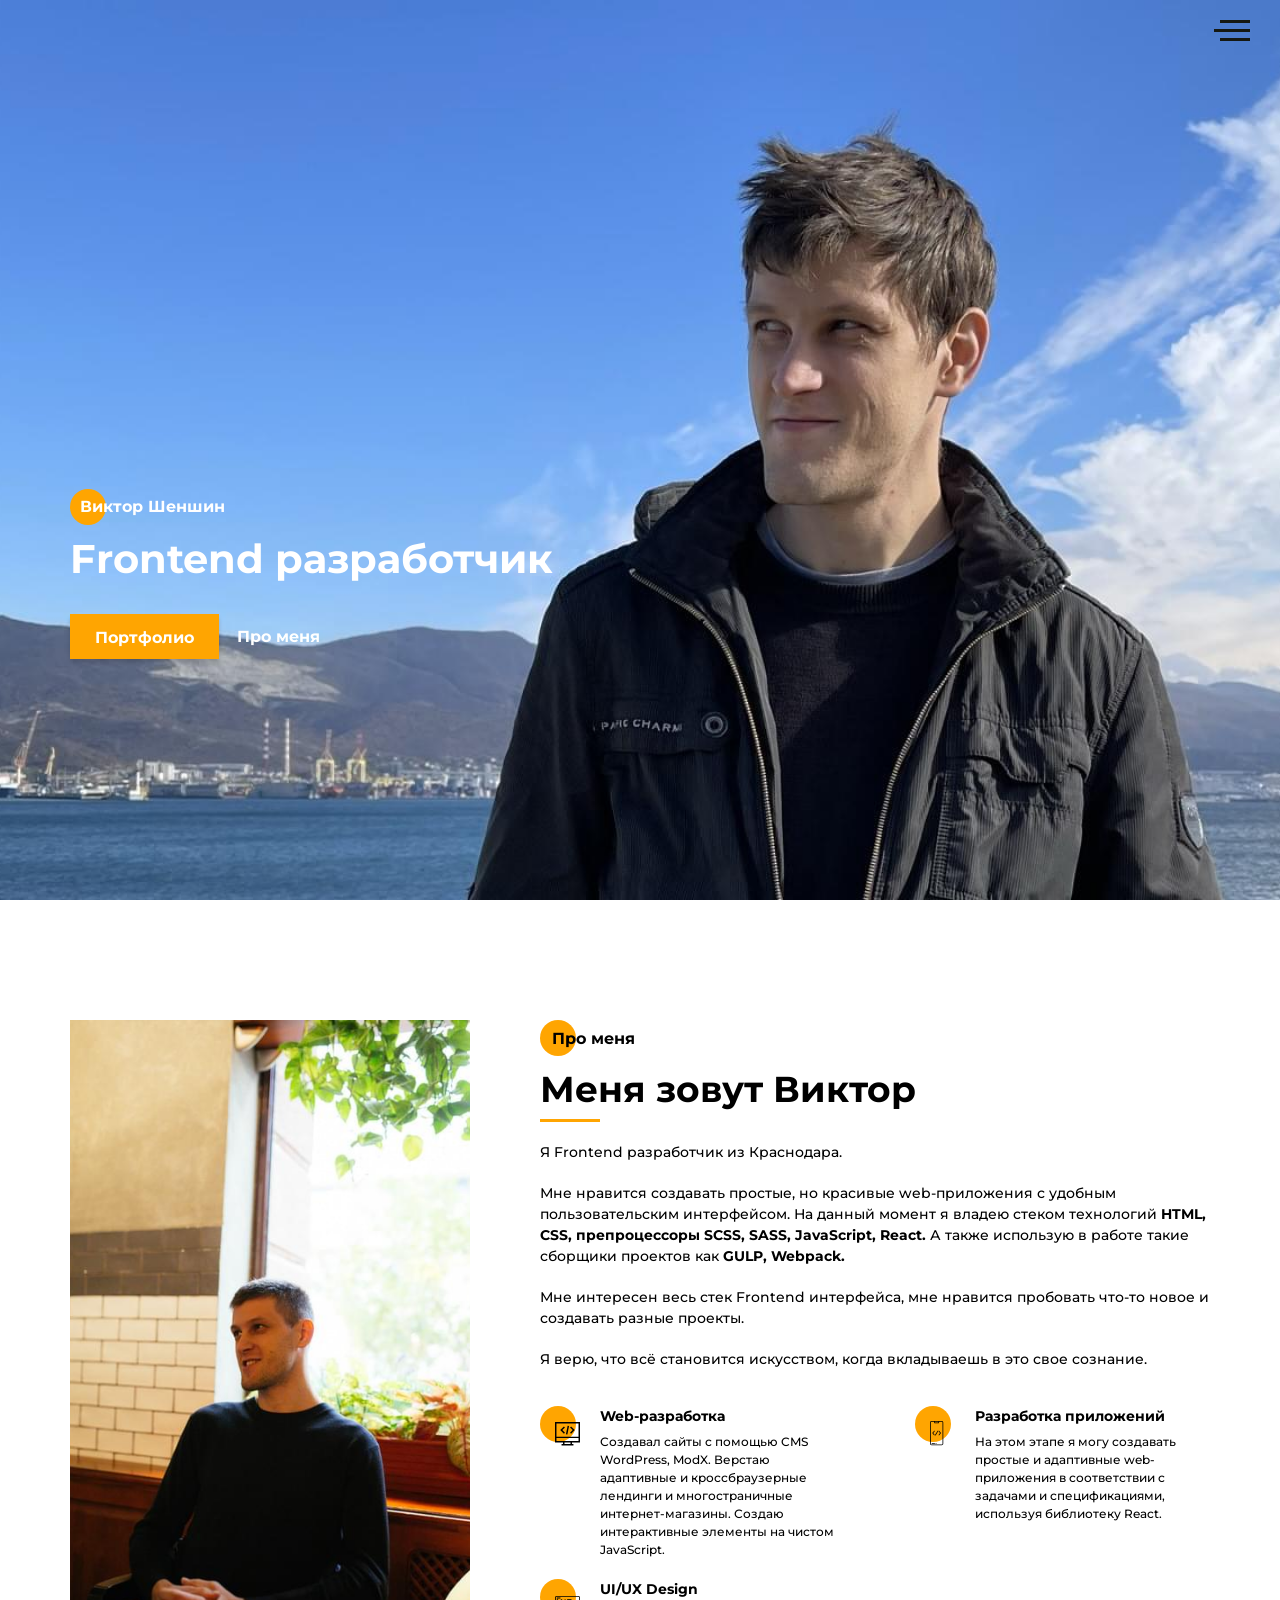
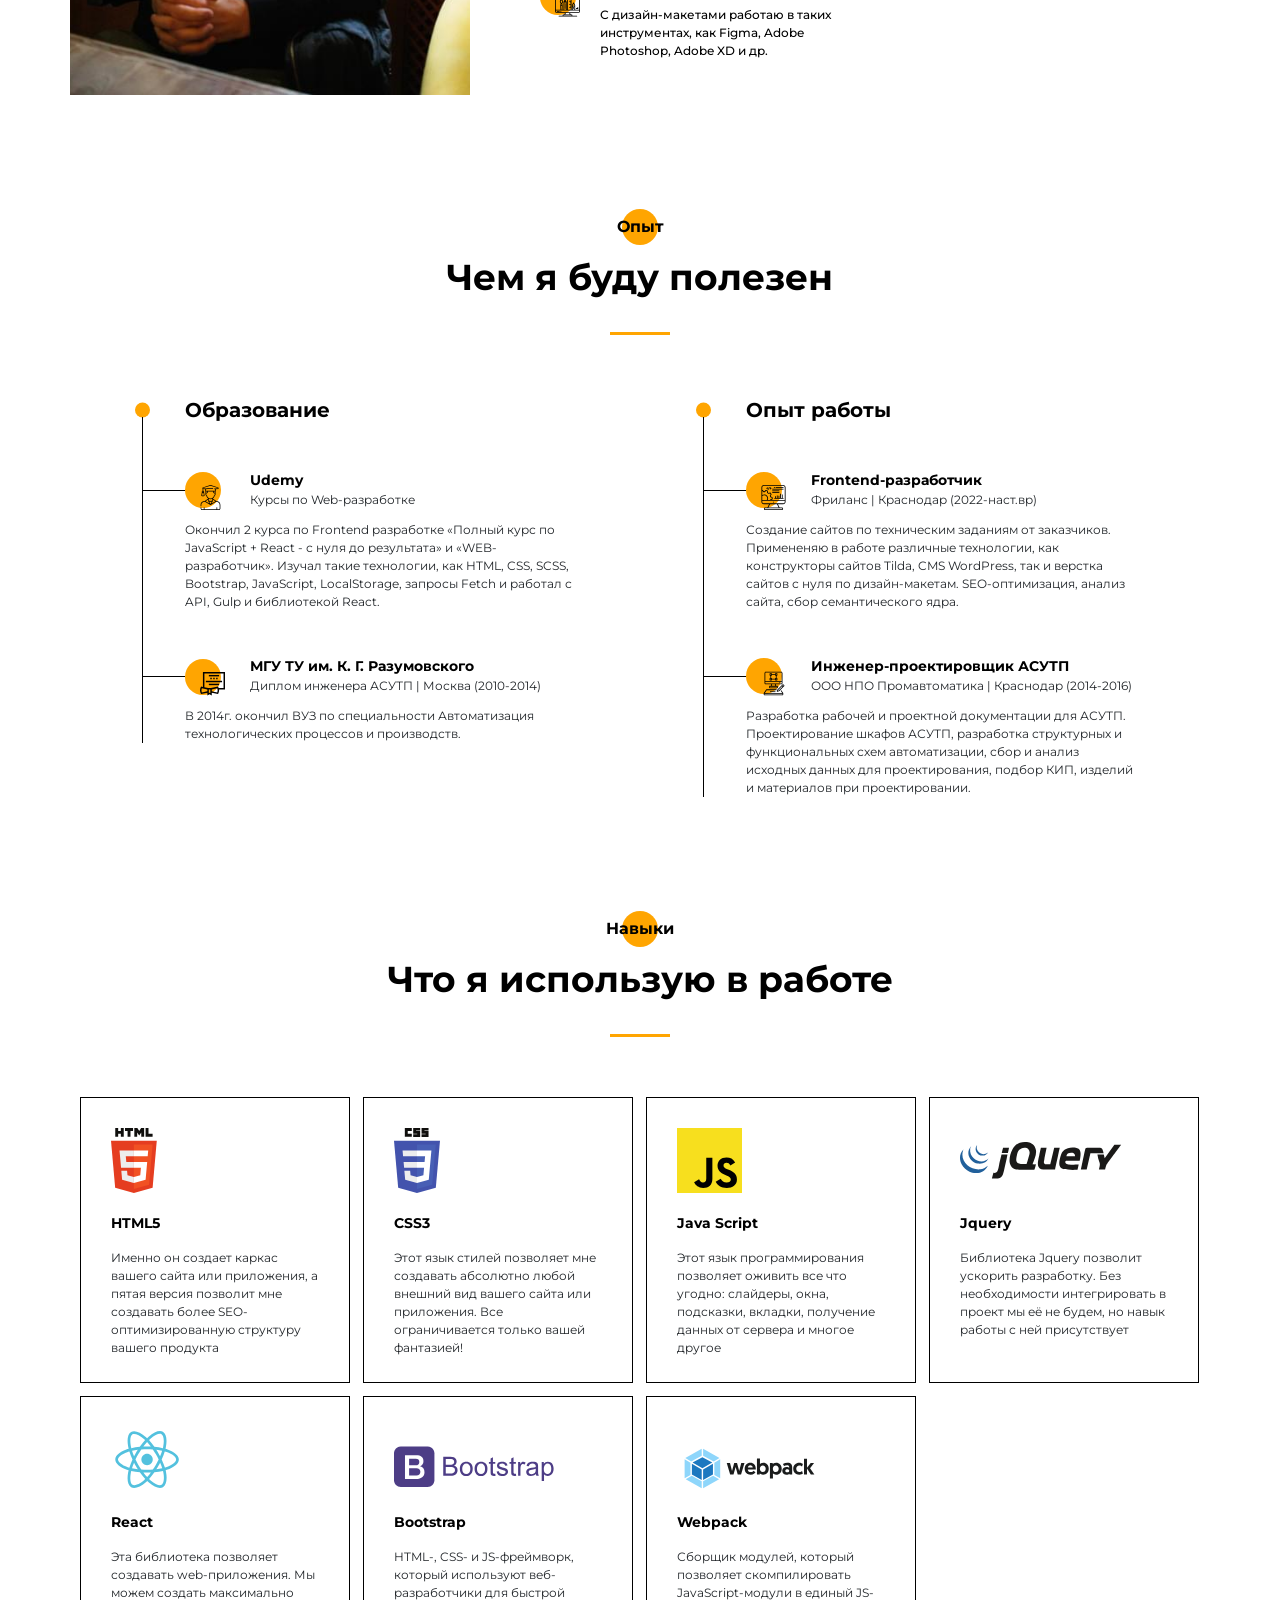
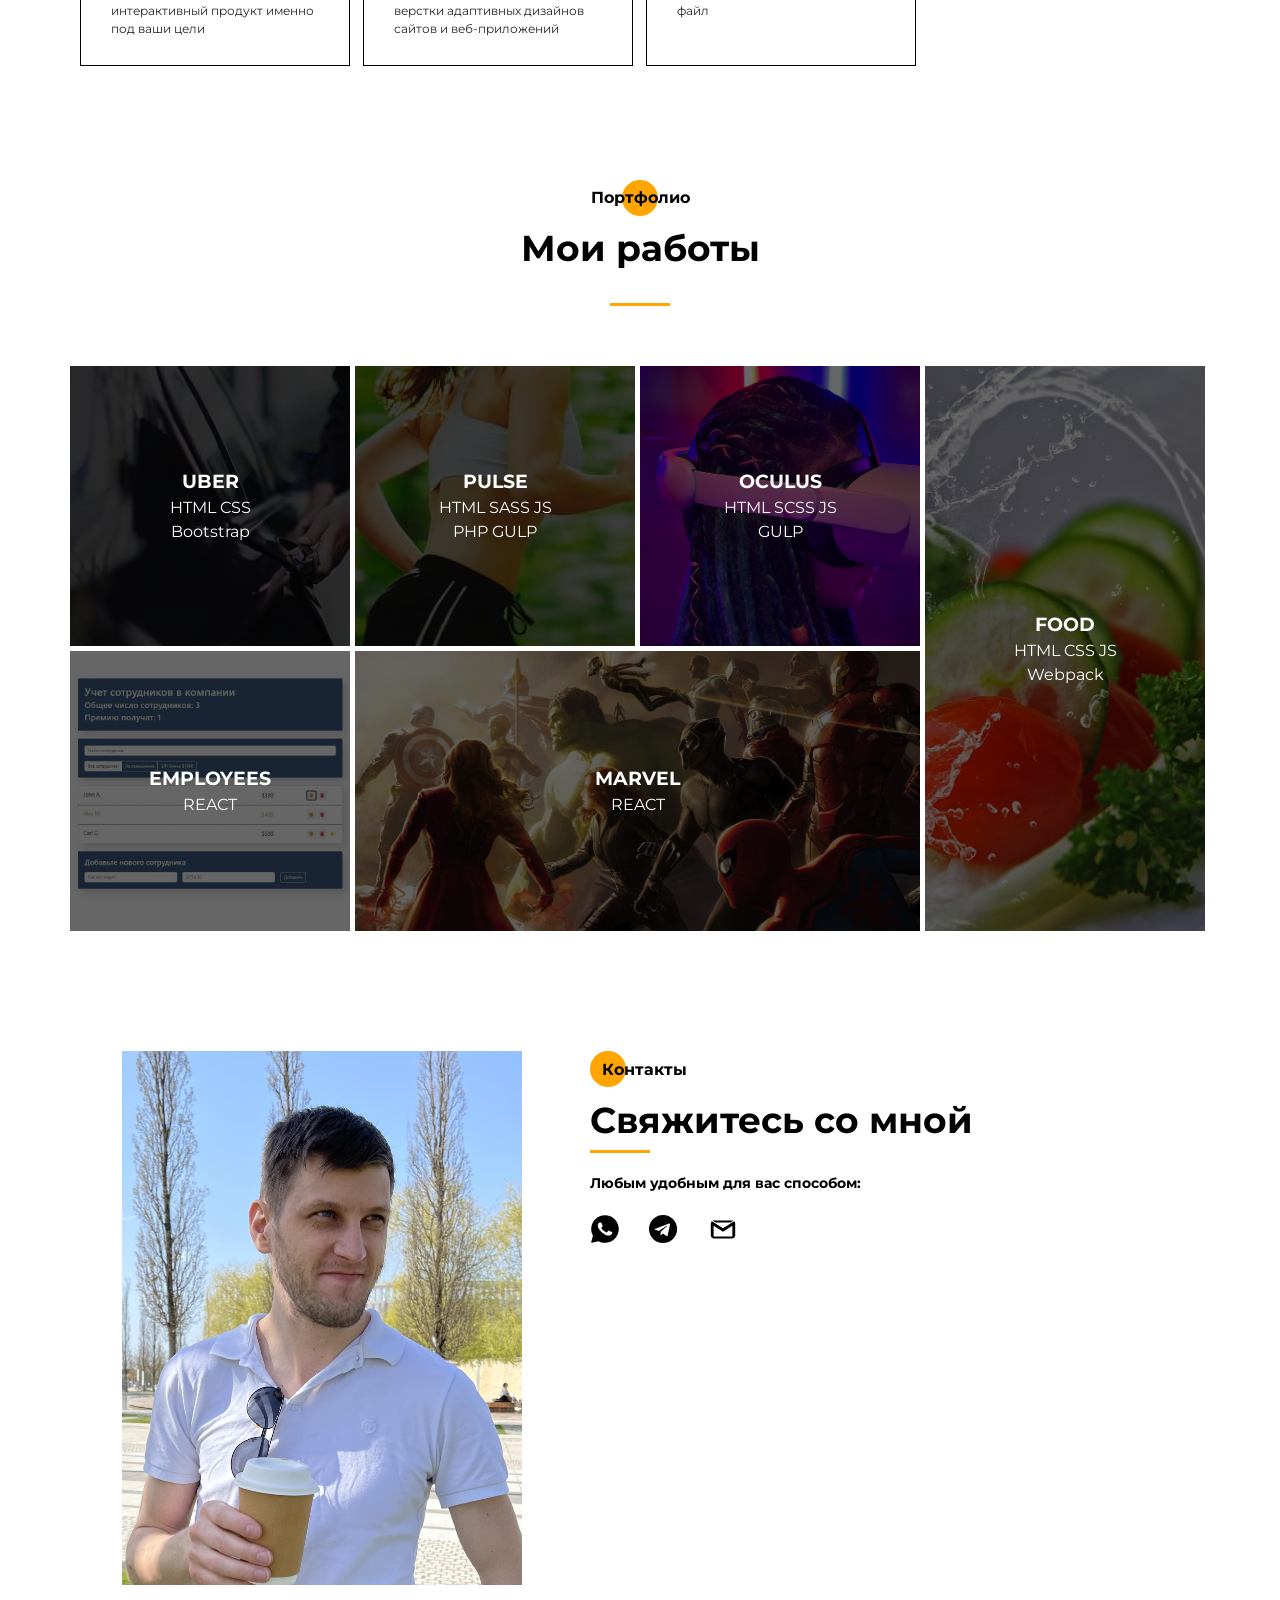
<file: index.html>
<!DOCTYPE html><html lang="ru"><head><meta charset="UTF-8"><meta name="viewport" content="width=device-width,initial-scale=1"><meta http-equiv="X-UA-Compatible" content="ie=edge"><title>Портфолио Frontend developer Виктор Шеншин</title><meta name="title" content="Портфолио Frontend developer Виктор Шеншин"><meta name="description" content="Здесь вы сможете ознакомиться с моими работами и узнать больше обо мне"><!-- Open Graph / Facebook --><meta property="og:type" content="website"><meta property="og:url" content="https://vgshenshin.github.io/"><meta property="og:title" content="Портфолио Frontend developer Виктор Шеншин"><meta property="og:description" content="Здесь вы сможете ознакомиться с моими работами и узнать больше обо мне"><meta property="og:image" content="https://vgshenshin.github.io/img/portfolio_img.jpg"><!-- Twitter --><meta property="twitter:card" content="summary_large_image"><meta property="twitter:url" content="https://vgshenshin.github.io/"><meta property="twitter:title" content="Портфолио Frontend developer Виктор Шеншин"><meta property="twitter:description" content="Здесь вы сможете ознакомиться с моими работами и узнать больше обо мне"><meta property="twitter:image" content="https://vgshenshin.github.io/img/portfolio_img.jpg"><!-- Favicon  --><link rel="apple-touch-icon" sizes="57x57" href="icons/favicon//apple-icon-57x57.png"><link rel="apple-touch-icon" sizes="60x60" href="icons/favicon//apple-icon-60x60.png"><link rel="apple-touch-icon" sizes="72x72" href="icons/favicon//apple-icon-72x72.png"><link rel="apple-touch-icon" sizes="76x76" href="icons/favicon//apple-icon-76x76.png"><link rel="apple-touch-icon" sizes="114x114" href="icons/favicon//apple-icon-114x114.png"><link rel="apple-touch-icon" sizes="120x120" href="icons/favicon//apple-icon-120x120.png"><link rel="apple-touch-icon" sizes="144x144" href="icons/favicon//apple-icon-144x144.png"><link rel="apple-touch-icon" sizes="152x152" href="icons/favicon//apple-icon-152x152.png"><link rel="apple-touch-icon" sizes="180x180" href="icons/favicon//apple-icon-180x180.png"><link rel="icon" type="image/png" sizes="192x192" href="icons/favicon//android-icon-192x192.png"><link rel="icon" type="image/png" sizes="32x32" href="icons/favicon//favicon-32x32.png"><link rel="icon" type="image/png" sizes="96x96" href="icons/favicon//favicon-96x96.png"><link rel="icon" type="image/png" sizes="16x16" href="icons/favicon//favicon-16x16.png"><link rel="manifest" href="icons/favicon//manifest.json"><meta name="msapplication-TileColor" content="#ffffff"><meta name="msapplication-TileImage" content="icons/favicon//ms-icon-144x144.png"><meta name="theme-color" content="#ffffff"><link rel="stylesheet" href="css/style.min.css"></head><body><aside class="sidepanel"><a href="https://wa.me/+79531161920" class="sidepanel__link"><img src="icons/social/whatsapp_str.svg" alt="whatsapp"> </a><a href="https://t.me/about_viktor" class="sidepanel__link"><img src="icons/social/telegram_str.svg" alt="telegram"> </a><a href="https://github.com/vgshenshin" class="sidepanel__link"><img src="icons/social/github.svg" alt="github"></a><div class="sidepanel__divider"></div><div class="sidepanel__text"><span>Контакты</span></div></aside><div class="menu"><div class="menu__block"><div class="menu__close"><svg width="29" height="30" viewBox="0 0 29 30" fill="none" xmlns="http://www.w3.org/2000/svg"><path d="M17.1568 14.5231L28.4489 3.23075C29.1837 2.49623 29.1837 1.30861 28.4489 0.574085C27.7144 -0.160437 26.5267 -0.160437 25.7922 0.574085L14.4998 11.8665L3.20781 0.574085C2.47295 -0.160437 1.28567 -0.160437 0.551149 0.574085C-0.183716 1.30861 -0.183716 2.49623 0.551149 3.23075L11.8432 14.5231L0.551149 25.8155C-0.183716 26.55 -0.183716 27.7376 0.551149 28.4721C0.917206 28.8385 1.39852 29.0226 1.87948 29.0226C2.36045 29.0226 2.84141 28.8385 3.20781 28.4721L14.4998 17.1798L25.7922 28.4721C26.1586 28.8385 26.6396 29.0226 27.1205 29.0226C27.6015 29.0226 28.0825 28.8385 28.4489 28.4721C29.1837 27.7376 29.1837 26.55 28.4489 25.8155L17.1568 14.5231Z" fill="black"/></svg></div><nav><ul class="menu__list"><li class="menu__link"><a href="#about">ПРО МЕНЯ</a></li><li class="menu__link"><a href="#resume">МОЙ ОПЫТ</a></li><li class="menu__link"><a href="#use">МОИ НАВЫКИ</a></li><li class="menu__link"><a href="#portfolio">МОИ РАБОТЫ</a></li><!-- <li class="menu__link"><a href="#">ПРАЙС-ЛИСТ</a></li> --><li class="menu__link"><a href="#contacts">КОНТАКТЫ</a></li></ul></nav><div class="menu__social"><a href="https://github.com/vgshenshin"><svg width="20" height="19" viewBox="0 0 20 19" fill="none" xmlns="http://www.w3.org/2000/svg"><path d="M10 0C4.475 0 0 4.36167 0 9.74107C0 14.0457 2.865 17.6962 6.8375 18.9832C7.3375 19.0749 7.52083 18.7734 7.52083 18.5148C7.52083 18.2835 7.5125 17.6706 7.50833 16.8585C4.72667 17.4459 4.14 15.5517 4.14 15.5517C3.685 14.4274 3.0275 14.1267 3.0275 14.1267C2.12167 13.5228 3.0975 13.5352 3.0975 13.5352C4.10167 13.603 4.62917 14.5389 4.62917 14.5389C5.52083 16.0283 6.97 15.5979 7.54167 15.3493C7.63167 14.719 7.88917 14.2903 8.175 14.0466C5.95417 13.8029 3.62 12.9652 3.62 9.23304C3.62 8.16988 4.0075 7.30085 4.64917 6.61934C4.53667 6.37317 4.19917 5.3827 4.73667 4.04116C4.73667 4.04116 5.57417 3.78012 7.48667 5.03988C8.28667 4.82345 9.13667 4.71606 9.98667 4.7111C10.8367 4.71606 11.6867 4.82345 12.4867 5.03988C14.3867 3.78012 15.2242 4.04116 15.2242 4.04116C15.7617 5.3827 15.4242 6.37317 15.3242 6.61934C15.9617 7.30085 16.3492 8.16988 16.3492 9.23304C16.3492 12.9752 14.0117 13.7987 11.7867 14.0383C12.1367 14.3307 12.4617 14.928 12.4617 15.8408C12.4617 17.1444 12.4492 18.1918 12.4492 18.5082C12.4492 18.7635 12.6242 19.0683 13.1367 18.9708C17.1375 17.692 20 14.0391 20 9.74107C20 4.36167 15.5225 0 10 0Z" fill="black"/></svg> </a><a href="https://t.me/about_viktor"><svg width="20" height="20" viewBox="0 0 30 30" fill="none" xmlns="http://www.w3.org/2000/svg"><path d="M15 30C23.2863 30 30 23.2863 30 15C30 6.71375 23.2863 0 15 0C6.71375 0 0 6.71375 0 15C0 23.2863 6.71375 30 15 30ZM6.86375 14.675L21.3263 9.09875C21.9975 8.85625 22.5837 9.2625 22.3662 10.2775L22.3675 10.2762L19.905 21.8775C19.7225 22.7 19.2337 22.9 18.55 22.5125L14.8 19.7487L12.9912 21.4913C12.7912 21.6913 12.6225 21.86 12.235 21.86L12.5013 18.0438L19.4513 11.765C19.7537 11.4987 19.3837 11.3488 18.985 11.6138L10.3963 17.0212L6.69375 15.8663C5.89 15.6112 5.8725 15.0625 6.86375 14.675Z" fill="black"/></svg> </a><a href="mailto:vg.shenshin@gmail.com"> <?xml version="1.0" encoding="iso-8859-1"?> <!-- Generator: Adobe Illustrator 21.0.0, SVG Export Plug-In . SVG Version: 6.00 Build 0)  --> <svg fill="black" xmlns="http://www.w3.org/2000/svg" xmlns:xlink="http://www.w3.org/1999/xlink" viewBox="0 0 30 30" width="26px" height="26px"><g><path d="M8.039,9.031h15.922l2.914-1.855C26.597,7.091,26.307,7.031,26,7.031H6c-0.307,0-0.597,0.06-0.875,0.145L8.039,9.031z"/><path d="M27.887,7.718L16,15.283L4.113,7.718C3.439,8.269,3,9.096,3,10.031v13c0,1.654,1.346,3,3,3h20c1.654,0,3-1.346,3-3v-13C29,9.096,28.561,8.269,27.887,7.718z M26,24.031H6V12.446l10,6.364l10-6.364V24.031z"/></g></svg></a></div></div><div class="menu__overlay"></div></div><section class="promo"><div class="hamburger"><span></span> <span class="long"></span> <span></span></div><div class="container"><div class="bottom"><div class="title title_fz16 promo__subtitle">Виктор Шеншин</div><h1 class="title title_fz40 promo__title">Frontend разработчик</h1><div class="promo__btns"><a href="#portfolio" class="promo__link btn">Портфолио</a> <a href="#about" class="promo__link">Про меня</a></div></div></div></section><section class="about"><div class="container"><div class="grid-container"><div class="grid-item"><img src="img/main_bg_photo.jpg" alt="me" class="grid-item__img"></div><div class="grid-item"><div class="subgrid-container"><div class="subgrid-item"><h2 id="about" class="title title_fz16 about__subtitle">Про меня</h2><div class="title">Меня зовут Виктор</div><div class="divider"></div><p class="about__descr">Я Frontend разработчик из Краснодара.</p><p class="about__descr">Мне нравится создавать простые, но красивые web-приложения с удобным пользовательским интерфейсом. На данный момент я владею стеком технологий <span>HTML, CSS, препроцессоры SCSS, SASS, JavaScript, React.</span> А также использую в работе такие сборщики проектов как <span>GULP, Webpack.</span></p><p class="about__descr">Мне интересен весь стек Frontend интерфейса, мне нравится пробовать что-то новое и создавать разные проекты.</p><p class="about__descr">Я верю, что всё становится искусством, когда вкладываешь в это свое сознание.</p></div><div class="subgrid-item"><div class="about__circle"><img src="icons/about_me/web_development.svg" alt="web_development"></div><div class="title title_fz14 about__skills-title">Web-разработка</div><div class="about__skills-descr">Создавал сайты с помощью CMS WordPress, ModX. Верстаю адаптивные и кроссбраузерные лендинги и многостраничные интернет-магазины. Создаю интерактивные элементы на чистом JavaScript.</div></div><div class="subgrid-item"><div class="about__circle"><img src="icons/about_me/mobile_dev.svg" alt="mobile_dev"></div><div class="title title_fz14 about__skills-title">Разработка приложений</div><div class="about__skills-descr">На этом этапе я могу создавать простые и адаптивные web-приложения в соответствии с задачами и спецификациями, используя библиотеку React.</div></div><div class="subgrid-item"><div class="about__circle"><img src="icons/about_me/design.svg" alt="design"></div><div class="title title_fz14 about__skills-title">UI/UX Design</div><div class="about__skills-descr">С дизайн-макетами работаю в таких инструментах, как Figma, Adobe Photoshop, Adobe XD и др.</div></div></div></div></div></div></section><section class="resume"><div class="container"><h2 id="resume" class="title title_fz16 title__section-title">Опыт</h2><div class="title title__section-subtitle">Чем я буду полезен</div><div class="divider"></div><div class="resume__wrapper"><div class="resume__column"><h3 class="title title_fz20 resume__column-title">Образование</h3><ul><li><div class="resume__item"><div class="resume__item-head"><div class="resume__item-icon"><img src="icons/experience/university.svg" alt="university"></div><h4 class="title title_fz14">Udemy</h4><div class="resume__item-location">Курсы по Web-разработке</div></div><div class="resume__item-body">Окончил 2 курса по Frontend разработке «Полный курс по JavaScript + React - с нуля до результата» и «WEB-разработчик». Изучал такие технологии, как HTML, CSS, SCSS, Bootstrap, JavaScript, LocalStorage, запросы Fetch и работал с API, Gulp и библиотекой React.</div></div></li><li><div class="resume__item"><div class="resume__item-head"><div class="resume__item-icon"><img src="icons/experience/courses.svg" alt="courses"></div><h4 class="title title_fz14">МГУ ТУ им. К. Г. Разумовского</h4><div class="resume__item-location">Диплом инженера АСУТП | Москва (2010-2014)</div></div><div class="resume__item-body">В 2014г. окончил ВУЗ по специальности Автоматизация технологических процессов и производств.</div></div></li></ul></div><div class="resume__column"><h3 class="title title_fz20 resume__column-title">Опыт работы</h3><ul><li><div class="resume__item"><div class="resume__item-head"><div class="resume__item-icon"><img src="icons/experience/developer.svg" alt="developer"></div><h4 class="title title_fz14">Frontend-разработчик</h4><div class="resume__item-location">Фриланс | Краснодар (2022-наст.вр)</div></div><div class="resume__item-body">Создание сайтов по техническим заданиям от заказчиков. Примененяю в работе различные технологии, как конструкторы сайтов Tilda, CMS WordPress, так и верстка сайтов с нуля по дизайн-макетам. SEO-оптимизация, анализ сайта, сбор семантического ядра.</div></div></li><li><div class="resume__item"><div class="resume__item-head"><div class="resume__item-icon"><img src="icons/experience/designer.svg" alt="designer"></div><h4 class="title title_fz14">Инженер-проектировщик АСУТП</h4><div class="resume__item-location">ООО НПО Промавтоматика | Краснодар (2014-2016)</div></div><div class="resume__item-body">Разработка рабочей и проектной документации для АСУТП. Проектирование шкафов АСУТП, разработка структурных и функциональных схем автоматизации, сбор и анализ исходных данных для проектирования, подбор КИП, изделий и материалов при проектировании.</div></div></li></ul></div></div></div></section><section class="use"><div class="container"><h2 id="use" class="title title_fz16 title__section-title">Навыки</h2><div class="title title__section-subtitle">Что я использую в работе</div><div class="divider"></div><div class="use__wrapper"><div class="use__item"><div class="use__item-img"><img src="icons/skills/html5.svg" alt="html5"></div><h4 class="title title_fz14 use__item-title">HTML5</h4><p class="use__item-descr">Именно он создает каркас вашего сайта или приложения, а пятая версия позволит мне создавать более SEO-оптимизированную структуру вашего продукта</p></div><div class="use__item"><div class="use__item-img"><img src="icons/skills/css3.svg" alt="css3"></div><h4 class="title title_fz14 use__item-title">CSS3</h4><p class="use__item-descr">Этот язык стилей позволяет мне создавать абсолютно любой внешний вид вашего сайта или приложения. Все ограничивается только вашей фантазией!</p></div><div class="use__item"><div class="use__item-img"><img src="icons/skills/js.svg" alt="javascript"></div><h4 class="title title_fz14 use__item-title">Java Script</h4><p class="use__item-descr">Этот язык программирования позволяет оживить все что угодно: слайдеры, окна, подсказки, вкладки, получение данных от сервера и многое другое</p></div><div class="use__item"><div class="use__item-img"><img src="icons/skills/jquery.svg" alt="jquery"></div><h4 class="title title_fz14 use__item-title">Jquery</h4><p class="use__item-descr">Библиотека Jquery позволит ускорить разработку. Без необходимости интегрировать в проект мы её не будем, но навык работы с ней присутствует</p></div><div class="use__item"><div class="use__item-img"><img src="icons/skills/react.svg" alt="react"></div><h4 class="title title_fz14 use__item-title">React</h4><p class="use__item-descr">Эта библиотека позволяет создавать web-приложения. Мы можем создать максимально интерактивный продукт именно под ваши цели</p></div><div class="use__item"><div class="use__item-img"><img src="icons/skills/bootstrap.svg" alt="bootstrap"></div><h4 class="title title_fz14 use__item-title">Bootstrap</h4><p class="use__item-descr">HTML-, CSS- и JS-фреймворк, который используют веб-разработчики для быстрой верстки адаптивных дизайнов сайтов и веб-приложений</p></div><div class="use__item"><div class="use__item-img"><img src="icons/skills/webpack.svg" alt="mongo.db"></div><h4 class="title title_fz14 use__item-title">Webpack</h4><p class="use__item-descr">Сборщик модулей, который позволяет скомпилировать JavaScript-модули в единый JS-файл</p></div></div><div class="use__wrapper-exp d-none"><div class="use__item-exp"><div class="title title_fz14 use__title-exp">Создание сайтов</div><div class="title title_fz14 use__percent-exp">100%</div><div class="use__scale-exp"><span></span></div></div><div class="use__item-exp"><div class="title title_fz14 use__title-exp">Создание приложений</div><div class="title title_fz14 use__percent-exp">85%</div><div class="use__scale-exp"><span></span></div></div><div class="use__item-exp"><div class="title title_fz14 use__title-exp">Работа с данными</div><div class="title title_fz14 use__percent-exp">90%</div><div class="use__scale-exp"><span></span></div></div><div class="use__item-exp"><div class="title title_fz14 use__title-exp">Креативность</div><div class="title title_fz14 use__percent-exp">75%</div><div class="use__scale-exp"><span></span></div></div><div class="use__item-exp"><div class="title title_fz14 use__title-exp">Создание дизайна</div><div class="title title_fz14 use__percent-exp">90%</div><div class="use__scale-exp"><span></span></div></div><div class="use__item-exp"><div class="title title_fz14 use__title-exp">Soft skills</div><div class="title title_fz14 use__percent-exp">85%</div><div class="use__scale-exp"><span></span></div></div></div></div></section><section class="portfolio"><div class="container"><h2 id="portfolio" class="title title_fz16 title__section-title">Портфолио</h2><div class="title title__section-subtitle">Мои работы</div><div class="divider"></div><div class="portfolio__wrapper"><a href="https://vgshenshin.github.io/uber" class="portfolio__item"><img src="img/works/uber.jpg" alt="uber"><div class="portfolio__item-text"><h3>UBER</h3><p>HTML CSS Bootstrap</p></div></a><a href="https://vgshenshin.github.io/pulse" class="portfolio__item"><img src="img/works/pulse.jpg" alt="pulse"><div class="portfolio__item-text"><h3>PULSE</h3><p>HTML SASS JS PHP GULP</p></div></a><a href="https://vgshenshin.github.io/Oculus" class="portfolio__item"><img src="img/works/oculus.jpg" alt="oculus"><div class="portfolio__item-text"><h3>OCULUS</h3><p>HTML SCSS JS GULP</p></div></a><a href="https://vgshenshin.github.io/food" class="portfolio__item vertical"><img src="img/works/food.jpg" alt="food"><div class="portfolio__item-text"><h3>FOOD</h3><p>HTML CSS JS Webpack</p></div></a><a href="https://employees-react-two.vercel.app" class="portfolio__item"><img src="img/works/employees.jpg" alt="employees"><div class="portfolio__item-text"><h3>EMPLOYEES</h3><p>REACT</p></div></a><a href="https://marvel-react-vgshenshin.vercel.app" class="portfolio__item horizontal"><img src="img/works/marvel.jpg" alt="marvel"><div class="portfolio__item-text"><h3>MARVEL</h3><p>REACT</p></div></a></div></div></section><section class="price d-none"><div class="container"><h2 class="title title_fz16 title__section-title">Прайс-лист</h2><div class="divider"></div><div class="price__wrapper"><div class="price__item"><div class="title title_fz14 price__product">Landing-page</div><div class="title title_fz14 price__value">от 8 000 руб.</div><div class="title_fz12 price__descr">Одностраничный сайт для презентации услуг/товаров/...</div></div><div class="price__item"><div class="title title_fz14 price__product">Web-приложение</div><div class="title title_fz14 price__value">от 28000 руб.</div><div class="title_fz12 price__descr">Приложение внутри браузера для лучшего комфорта</div></div><div class="price__item"><div class="title title_fz14 price__product">Корпоративный сайт</div><div class="title title_fz14 price__value">от 20000 руб.</div><div class="title_fz12 price__descr">Сайт для вашего бизнеса или компании</div></div><div class="price__item"><div class="title title_fz14 price__product">Android/IOS Приложение</div><div class="title title_fz14 price__value">от 25000 руб.</div><div class="title_fz12 price__descr">Приложение для смартфона любой ОС</div></div><div class="price__item"><div class="title title_fz14 price__product">Интернет-магазин</div><div class="title title_fz14 price__value">от 30000 руб.</div><div class="title_fz12 price__descr">Инструмент для ваших продаж в сети</div></div><div class="price__item"><div class="title title_fz14 price__product">Дизайн</div><div class="title title_fz14 price__value">Индивидуально</div><div class="title_fz12 price__descr">Создам дизайн для вашего сайта/приложения...</div></div></div></div></section><section class="contacts"><div class="container"><div class="contacts__wrapper"><div class="contacts__photo"><img src="img/contacts_photo.jpg" alt="me" class="contacts__img"></div><div class="contacts__descr"><h2 id="contacts" class="title title_fz16 contacts__subtitle">Контакты</h2><div class="title">Свяжитесь со мной</div><div class="divider"></div><div class="title title_fz14 contacts__text">Любым удобным для вас способом:</div><div class="contacts__social"><a href="https://wa.me/+79531161920" class="contacts__link"><img src="icons/social/whatsapp.svg" alt="whatsapp"> </a><a href="https://t.me/about_viktor" class="contacts__link"><img src="icons/social/telegram.svg" alt="telegram"> </a><a href="mailto:vg.shenshin@gmail.com" class="contacts__link"><img src="icons/social/gmail.svg" alt="gmail"></a></div><div class="title title_fz14 contacts__text d-none">Или оставьте ваши данные и я сам вам напишу:</div><form action="#" class="contacts__form d-none"><div class="contacts__input"><input required name="name" id="name" type="text"> <label for="name">Ваше имя</label></div><div class="contacts__input"><input required name="email" id="email" type="email"> <label for="email">Ваша почта</label></div><div class="contacts__textarea"><textarea name="text" id="text"></textarea> <label for="text">Ваше сообщение</label></div><div class="contacts__triggers"><button class="contacts__btn btn">Отправить сообщение</button><div class="contacts__policy"><input required type="checkbox" checked="checked"> <span>Я согласен(а) с <a href="/policy.html">политикой конфиденциальности</a></span></div></div></form></div></div></div></section><script src="js/script.js"></script></body></html>
</file>
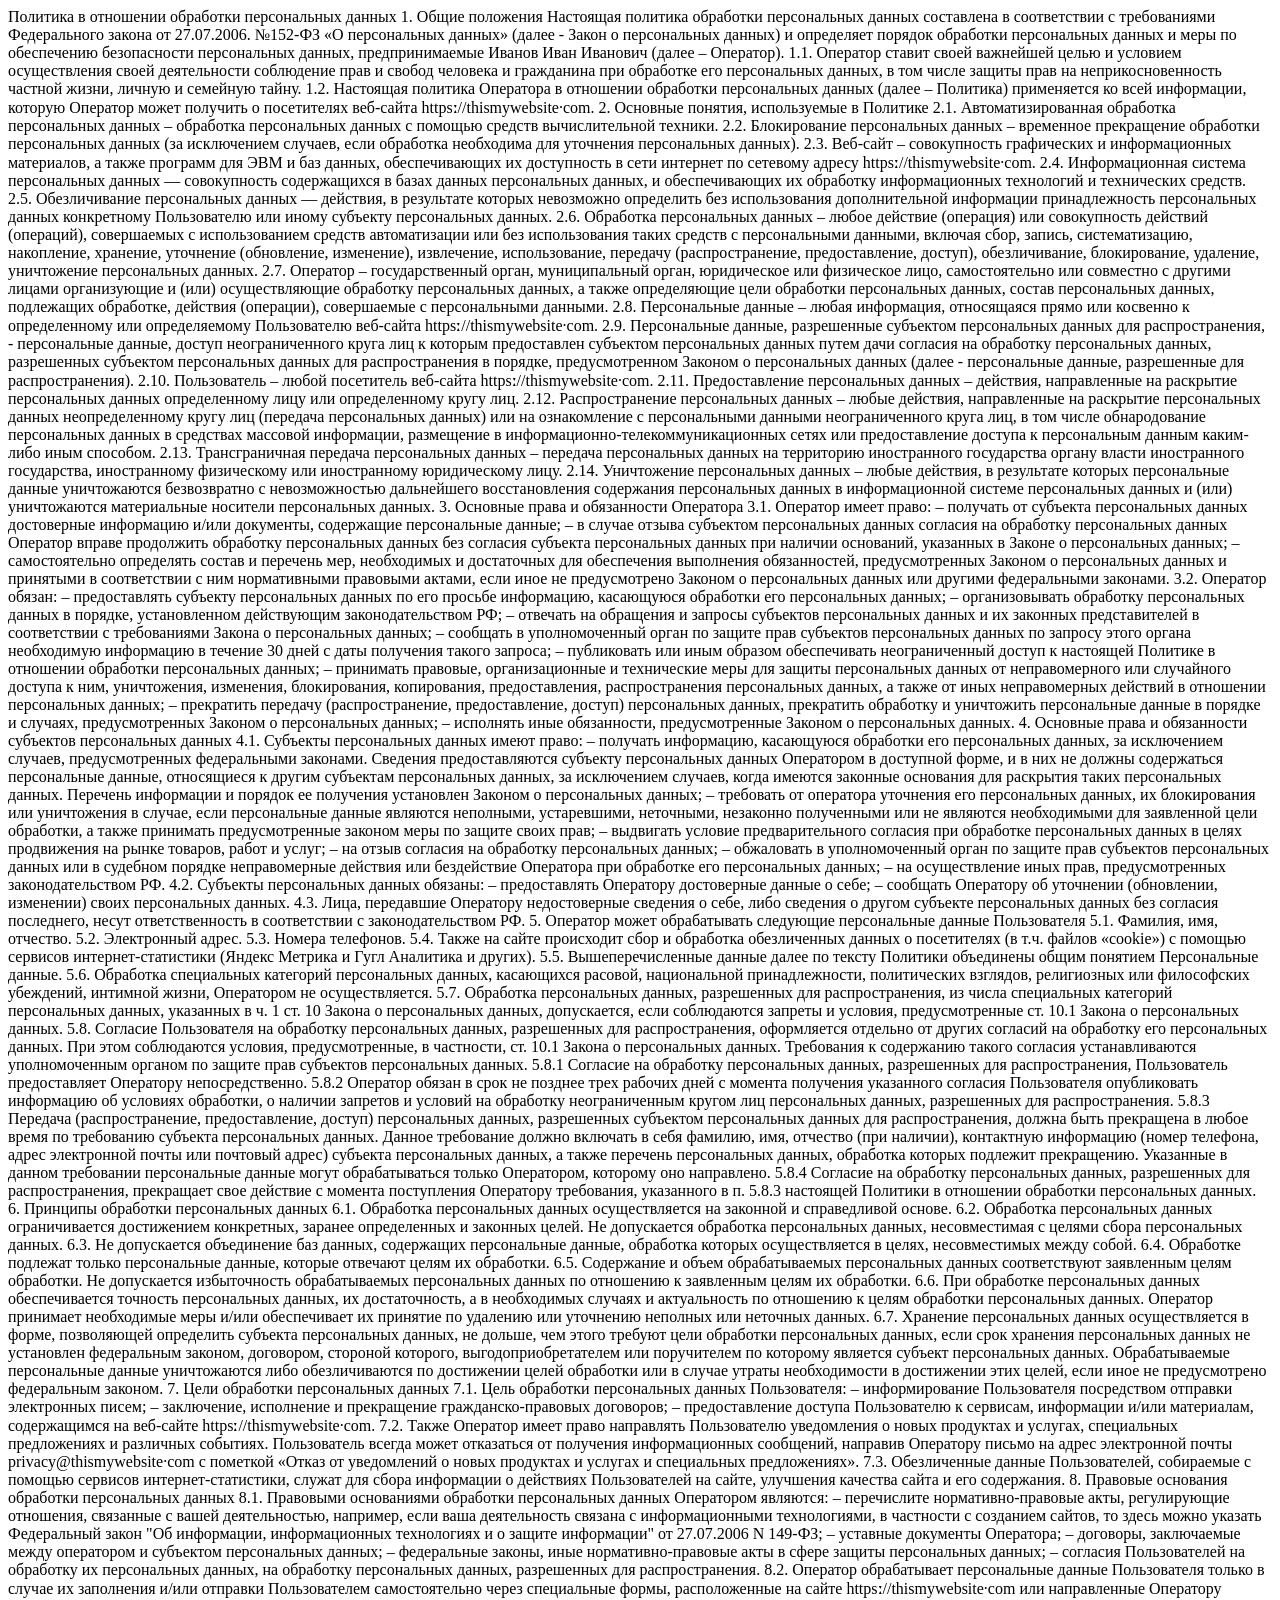
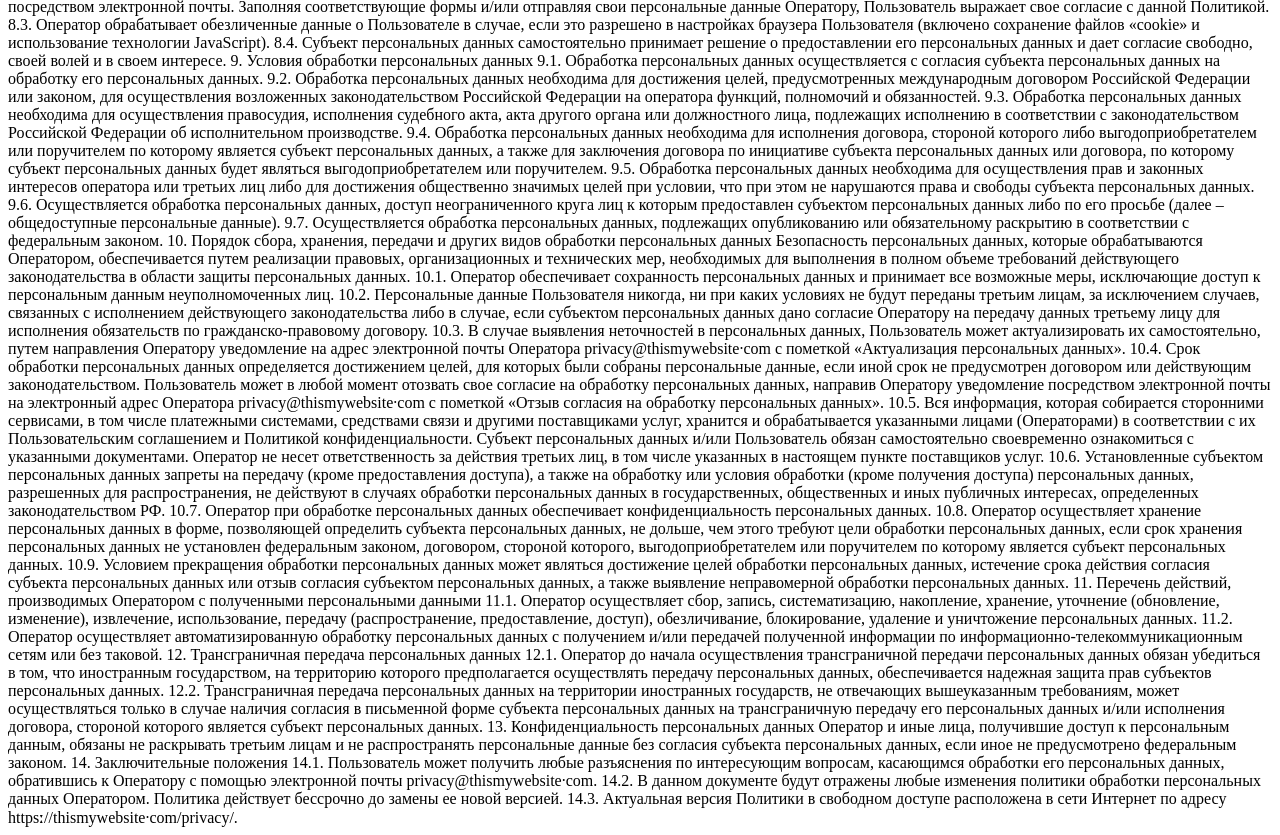
<file: policy.html>
<!DOCTYPE html><html lang="en"><head><meta charset="UTF-8"><meta http-equiv="X-UA-Compatible" content="IE=edge"><meta name="viewport" content="width=device-width,initial-scale=1"><title>Policy</title></head><body>Политика в отношении обработки персональных данных 1. Общие положения Настоящая политика обработки персональных данных составлена в соответствии с требованиями Федерального закона от 27.07.2006. №152-ФЗ «О персональных данных» (далее - Закон о персональных данных) и определяет порядок обработки персональных данных и меры по обеспечению безопасности персональных данных, предпринимаемые Иванов Иван Иванович (далее – Оператор). 1.1. Оператор ставит своей важнейшей целью и условием осуществления своей деятельности соблюдение прав и свобод человека и гражданина при обработке его персональных данных, в том числе защиты прав на неприкосновенность частной жизни, личную и семейную тайну. 1.2. Настоящая политика Оператора в отношении обработки персональных данных (далее – Политика) применяется ко всей информации, которую Оператор может получить о посетителях веб-сайта httpsː//thismywebsite·com. 2. Основные понятия, используемые в Политике 2.1. Автоматизированная обработка персональных данных – обработка персональных данных с помощью средств вычислительной техники. 2.2. Блокирование персональных данных – временное прекращение обработки персональных данных (за исключением случаев, если обработка необходима для уточнения персональных данных). 2.3. Веб-сайт – совокупность графических и информационных материалов, а также программ для ЭВМ и баз данных, обеспечивающих их доступность в сети интернет по сетевому адресу httpsː//thismywebsite·com. 2.4. Информационная система персональных данных — совокупность содержащихся в базах данных персональных данных, и обеспечивающих их обработку информационных технологий и технических средств. 2.5. Обезличивание персональных данных — действия, в результате которых невозможно определить без использования дополнительной информации принадлежность персональных данных конкретному Пользователю или иному субъекту персональных данных. 2.6. Обработка персональных данных – любое действие (операция) или совокупность действий (операций), совершаемых с использованием средств автоматизации или без использования таких средств с персональными данными, включая сбор, запись, систематизацию, накопление, хранение, уточнение (обновление, изменение), извлечение, использование, передачу (распространение, предоставление, доступ), обезличивание, блокирование, удаление, уничтожение персональных данных. 2.7. Оператор – государственный орган, муниципальный орган, юридическое или физическое лицо, самостоятельно или совместно с другими лицами организующие и (или) осуществляющие обработку персональных данных, а также определяющие цели обработки персональных данных, состав персональных данных, подлежащих обработке, действия (операции), совершаемые с персональными данными. 2.8. Персональные данные – любая информация, относящаяся прямо или косвенно к определенному или определяемому Пользователю веб-сайта httpsː//thismywebsite·com. 2.9. Персональные данные, разрешенные субъектом персональных данных для распространения, - персональные данные, доступ неограниченного круга лиц к которым предоставлен субъектом персональных данных путем дачи согласия на обработку персональных данных, разрешенных субъектом персональных данных для распространения в порядке, предусмотренном Законом о персональных данных (далее - персональные данные, разрешенные для распространения). 2.10. Пользователь – любой посетитель веб-сайта httpsː//thismywebsite·com. 2.11. Предоставление персональных данных – действия, направленные на раскрытие персональных данных определенному лицу или определенному кругу лиц. 2.12. Распространение персональных данных – любые действия, направленные на раскрытие персональных данных неопределенному кругу лиц (передача персональных данных) или на ознакомление с персональными данными неограниченного круга лиц, в том числе обнародование персональных данных в средствах массовой информации, размещение в информационно-телекоммуникационных сетях или предоставление доступа к персональным данным каким-либо иным способом. 2.13. Трансграничная передача персональных данных – передача персональных данных на территорию иностранного государства органу власти иностранного государства, иностранному физическому или иностранному юридическому лицу. 2.14. Уничтожение персональных данных – любые действия, в результате которых персональные данные уничтожаются безвозвратно с невозможностью дальнейшего восстановления содержания персональных данных в информационной системе персональных данных и (или) уничтожаются материальные носители персональных данных. 3. Основные права и обязанности Оператора 3.1. Оператор имеет право: – получать от субъекта персональных данных достоверные информацию и/или документы, содержащие персональные данные; – в случае отзыва субъектом персональных данных согласия на обработку персональных данных Оператор вправе продолжить обработку персональных данных без согласия субъекта персональных данных при наличии оснований, указанных в Законе о персональных данных; – самостоятельно определять состав и перечень мер, необходимых и достаточных для обеспечения выполнения обязанностей, предусмотренных Законом о персональных данных и принятыми в соответствии с ним нормативными правовыми актами, если иное не предусмотрено Законом о персональных данных или другими федеральными законами. 3.2. Оператор обязан: – предоставлять субъекту персональных данных по его просьбе информацию, касающуюся обработки его персональных данных; – организовывать обработку персональных данных в порядке, установленном действующим законодательством РФ; – отвечать на обращения и запросы субъектов персональных данных и их законных представителей в соответствии с требованиями Закона о персональных данных; – сообщать в уполномоченный орган по защите прав субъектов персональных данных по запросу этого органа необходимую информацию в течение 30 дней с даты получения такого запроса; – публиковать или иным образом обеспечивать неограниченный доступ к настоящей Политике в отношении обработки персональных данных; – принимать правовые, организационные и технические меры для защиты персональных данных от неправомерного или случайного доступа к ним, уничтожения, изменения, блокирования, копирования, предоставления, распространения персональных данных, а также от иных неправомерных действий в отношении персональных данных; – прекратить передачу (распространение, предоставление, доступ) персональных данных, прекратить обработку и уничтожить персональные данные в порядке и случаях, предусмотренных Законом о персональных данных; – исполнять иные обязанности, предусмотренные Законом о персональных данных. 4. Основные права и обязанности субъектов персональных данных 4.1. Субъекты персональных данных имеют право: – получать информацию, касающуюся обработки его персональных данных, за исключением случаев, предусмотренных федеральными законами. Сведения предоставляются субъекту персональных данных Оператором в доступной форме, и в них не должны содержаться персональные данные, относящиеся к другим субъектам персональных данных, за исключением случаев, когда имеются законные основания для раскрытия таких персональных данных. Перечень информации и порядок ее получения установлен Законом о персональных данных; – требовать от оператора уточнения его персональных данных, их блокирования или уничтожения в случае, если персональные данные являются неполными, устаревшими, неточными, незаконно полученными или не являются необходимыми для заявленной цели обработки, а также принимать предусмотренные законом меры по защите своих прав; – выдвигать условие предварительного согласия при обработке персональных данных в целях продвижения на рынке товаров, работ и услуг; – на отзыв согласия на обработку персональных данных; – обжаловать в уполномоченный орган по защите прав субъектов персональных данных или в судебном порядке неправомерные действия или бездействие Оператора при обработке его персональных данных; – на осуществление иных прав, предусмотренных законодательством РФ. 4.2. Субъекты персональных данных обязаны: – предоставлять Оператору достоверные данные о себе; – сообщать Оператору об уточнении (обновлении, изменении) своих персональных данных. 4.3. Лица, передавшие Оператору недостоверные сведения о себе, либо сведения о другом субъекте персональных данных без согласия последнего, несут ответственность в соответствии с законодательством РФ. 5. Оператор может обрабатывать следующие персональные данные Пользователя 5.1. Фамилия, имя, отчество. 5.2. Электронный адрес. 5.3. Номера телефонов. 5.4. Также на сайте происходит сбор и обработка обезличенных данных о посетителях (в т.ч. файлов «cookie») с помощью сервисов интернет-статистики (Яндекс Метрика и Гугл Аналитика и других). 5.5. Вышеперечисленные данные далее по тексту Политики объединены общим понятием Персональные данные. 5.6. Обработка специальных категорий персональных данных, касающихся расовой, национальной принадлежности, политических взглядов, религиозных или философских убеждений, интимной жизни, Оператором не осуществляется. 5.7. Обработка персональных данных, разрешенных для распространения, из числа специальных категорий персональных данных, указанных в ч. 1 ст. 10 Закона о персональных данных, допускается, если соблюдаются запреты и условия, предусмотренные ст. 10.1 Закона о персональных данных. 5.8. Согласие Пользователя на обработку персональных данных, разрешенных для распространения, оформляется отдельно от других согласий на обработку его персональных данных. При этом соблюдаются условия, предусмотренные, в частности, ст. 10.1 Закона о персональных данных. Требования к содержанию такого согласия устанавливаются уполномоченным органом по защите прав субъектов персональных данных. 5.8.1 Согласие на обработку персональных данных, разрешенных для распространения, Пользователь предоставляет Оператору непосредственно. 5.8.2 Оператор обязан в срок не позднее трех рабочих дней с момента получения указанного согласия Пользователя опубликовать информацию об условиях обработки, о наличии запретов и условий на обработку неограниченным кругом лиц персональных данных, разрешенных для распространения. 5.8.3 Передача (распространение, предоставление, доступ) персональных данных, разрешенных субъектом персональных данных для распространения, должна быть прекращена в любое время по требованию субъекта персональных данных. Данное требование должно включать в себя фамилию, имя, отчество (при наличии), контактную информацию (номер телефона, адрес электронной почты или почтовый адрес) субъекта персональных данных, а также перечень персональных данных, обработка которых подлежит прекращению. Указанные в данном требовании персональные данные могут обрабатываться только Оператором, которому оно направлено. 5.8.4 Согласие на обработку персональных данных, разрешенных для распространения, прекращает свое действие с момента поступления Оператору требования, указанного в п. 5.8.3 настоящей Политики в отношении обработки персональных данных. 6. Принципы обработки персональных данных 6.1. Обработка персональных данных осуществляется на законной и справедливой основе. 6.2. Обработка персональных данных ограничивается достижением конкретных, заранее определенных и законных целей. Не допускается обработка персональных данных, несовместимая с целями сбора персональных данных. 6.3. Не допускается объединение баз данных, содержащих персональные данные, обработка которых осуществляется в целях, несовместимых между собой. 6.4. Обработке подлежат только персональные данные, которые отвечают целям их обработки. 6.5. Содержание и объем обрабатываемых персональных данных соответствуют заявленным целям обработки. Не допускается избыточность обрабатываемых персональных данных по отношению к заявленным целям их обработки. 6.6. При обработке персональных данных обеспечивается точность персональных данных, их достаточность, а в необходимых случаях и актуальность по отношению к целям обработки персональных данных. Оператор принимает необходимые меры и/или обеспечивает их принятие по удалению или уточнению неполных или неточных данных. 6.7. Хранение персональных данных осуществляется в форме, позволяющей определить субъекта персональных данных, не дольше, чем этого требуют цели обработки персональных данных, если срок хранения персональных данных не установлен федеральным законом, договором, стороной которого, выгодоприобретателем или поручителем по которому является субъект персональных данных. Обрабатываемые персональные данные уничтожаются либо обезличиваются по достижении целей обработки или в случае утраты необходимости в достижении этих целей, если иное не предусмотрено федеральным законом. 7. Цели обработки персональных данных 7.1. Цель обработки персональных данных Пользователя: – информирование Пользователя посредством отправки электронных писем; – заключение, исполнение и прекращение гражданско-правовых договоров; – предоставление доступа Пользователю к сервисам, информации и/или материалам, содержащимся на веб-сайте httpsː//thismywebsite·com. 7.2. Также Оператор имеет право направлять Пользователю уведомления о новых продуктах и услугах, специальных предложениях и различных событиях. Пользователь всегда может отказаться от получения информационных сообщений, направив Оператору письмо на адрес электронной почты privacy@thismywebsite·com с пометкой «Отказ от уведомлений о новых продуктах и услугах и специальных предложениях». 7.3. Обезличенные данные Пользователей, собираемые с помощью сервисов интернет-статистики, служат для сбора информации о действиях Пользователей на сайте, улучшения качества сайта и его содержания. 8. Правовые основания обработки персональных данных 8.1. Правовыми основаниями обработки персональных данных Оператором являются: – перечислите нормативно-правовые акты, регулирующие отношения, связанные с вашей деятельностью, например, если ваша деятельность связана с информационными технологиями, в частности с созданием сайтов, то здесь можно указать Федеральный закон "Об информации, информационных технологиях и о защите информации" от 27.07.2006 N 149-ФЗ; – уставные документы Оператора; – договоры, заключаемые между оператором и субъектом персональных данных; – федеральные законы, иные нормативно-правовые акты в сфере защиты персональных данных; – согласия Пользователей на обработку их персональных данных, на обработку персональных данных, разрешенных для распространения. 8.2. Оператор обрабатывает персональные данные Пользователя только в случае их заполнения и/или отправки Пользователем самостоятельно через специальные формы, расположенные на сайте httpsː//thismywebsite·com или направленные Оператору посредством электронной почты. Заполняя соответствующие формы и/или отправляя свои персональные данные Оператору, Пользователь выражает свое согласие с данной Политикой. 8.3. Оператор обрабатывает обезличенные данные о Пользователе в случае, если это разрешено в настройках браузера Пользователя (включено сохранение файлов «cookie» и использование технологии JavaScript). 8.4. Субъект персональных данных самостоятельно принимает решение о предоставлении его персональных данных и дает согласие свободно, своей волей и в своем интересе. 9. Условия обработки персональных данных 9.1. Обработка персональных данных осуществляется с согласия субъекта персональных данных на обработку его персональных данных. 9.2. Обработка персональных данных необходима для достижения целей, предусмотренных международным договором Российской Федерации или законом, для осуществления возложенных законодательством Российской Федерации на оператора функций, полномочий и обязанностей. 9.3. Обработка персональных данных необходима для осуществления правосудия, исполнения судебного акта, акта другого органа или должностного лица, подлежащих исполнению в соответствии с законодательством Российской Федерации об исполнительном производстве. 9.4. Обработка персональных данных необходима для исполнения договора, стороной которого либо выгодоприобретателем или поручителем по которому является субъект персональных данных, а также для заключения договора по инициативе субъекта персональных данных или договора, по которому субъект персональных данных будет являться выгодоприобретателем или поручителем. 9.5. Обработка персональных данных необходима для осуществления прав и законных интересов оператора или третьих лиц либо для достижения общественно значимых целей при условии, что при этом не нарушаются права и свободы субъекта персональных данных. 9.6. Осуществляется обработка персональных данных, доступ неограниченного круга лиц к которым предоставлен субъектом персональных данных либо по его просьбе (далее – общедоступные персональные данные). 9.7. Осуществляется обработка персональных данных, подлежащих опубликованию или обязательному раскрытию в соответствии с федеральным законом. 10. Порядок сбора, хранения, передачи и других видов обработки персональных данных Безопасность персональных данных, которые обрабатываются Оператором, обеспечивается путем реализации правовых, организационных и технических мер, необходимых для выполнения в полном объеме требований действующего законодательства в области защиты персональных данных. 10.1. Оператор обеспечивает сохранность персональных данных и принимает все возможные меры, исключающие доступ к персональным данным неуполномоченных лиц. 10.2. Персональные данные Пользователя никогда, ни при каких условиях не будут переданы третьим лицам, за исключением случаев, связанных с исполнением действующего законодательства либо в случае, если субъектом персональных данных дано согласие Оператору на передачу данных третьему лицу для исполнения обязательств по гражданско-правовому договору. 10.3. В случае выявления неточностей в персональных данных, Пользователь может актуализировать их самостоятельно, путем направления Оператору уведомление на адрес электронной почты Оператора privacy@thismywebsite·com с пометкой «Актуализация персональных данных». 10.4. Срок обработки персональных данных определяется достижением целей, для которых были собраны персональные данные, если иной срок не предусмотрен договором или действующим законодательством. Пользователь может в любой момент отозвать свое согласие на обработку персональных данных, направив Оператору уведомление посредством электронной почты на электронный адрес Оператора privacy@thismywebsite·com с пометкой «Отзыв согласия на обработку персональных данных». 10.5. Вся информация, которая собирается сторонними сервисами, в том числе платежными системами, средствами связи и другими поставщиками услуг, хранится и обрабатывается указанными лицами (Операторами) в соответствии с их Пользовательским соглашением и Политикой конфиденциальности. Субъект персональных данных и/или Пользователь обязан самостоятельно своевременно ознакомиться с указанными документами. Оператор не несет ответственность за действия третьих лиц, в том числе указанных в настоящем пункте поставщиков услуг. 10.6. Установленные субъектом персональных данных запреты на передачу (кроме предоставления доступа), а также на обработку или условия обработки (кроме получения доступа) персональных данных, разрешенных для распространения, не действуют в случаях обработки персональных данных в государственных, общественных и иных публичных интересах, определенных законодательством РФ. 10.7. Оператор при обработке персональных данных обеспечивает конфиденциальность персональных данных. 10.8. Оператор осуществляет хранение персональных данных в форме, позволяющей определить субъекта персональных данных, не дольше, чем этого требуют цели обработки персональных данных, если срок хранения персональных данных не установлен федеральным законом, договором, стороной которого, выгодоприобретателем или поручителем по которому является субъект персональных данных. 10.9. Условием прекращения обработки персональных данных может являться достижение целей обработки персональных данных, истечение срока действия согласия субъекта персональных данных или отзыв согласия субъектом персональных данных, а также выявление неправомерной обработки персональных данных. 11. Перечень действий, производимых Оператором с полученными персональными данными 11.1. Оператор осуществляет сбор, запись, систематизацию, накопление, хранение, уточнение (обновление, изменение), извлечение, использование, передачу (распространение, предоставление, доступ), обезличивание, блокирование, удаление и уничтожение персональных данных. 11.2. Оператор осуществляет автоматизированную обработку персональных данных с получением и/или передачей полученной информации по информационно-телекоммуникационным сетям или без таковой. 12. Трансграничная передача персональных данных 12.1. Оператор до начала осуществления трансграничной передачи персональных данных обязан убедиться в том, что иностранным государством, на территорию которого предполагается осуществлять передачу персональных данных, обеспечивается надежная защита прав субъектов персональных данных. 12.2. Трансграничная передача персональных данных на территории иностранных государств, не отвечающих вышеуказанным требованиям, может осуществляться только в случае наличия согласия в письменной форме субъекта персональных данных на трансграничную передачу его персональных данных и/или исполнения договора, стороной которого является субъект персональных данных. 13. Конфиденциальность персональных данных Оператор и иные лица, получившие доступ к персональным данным, обязаны не раскрывать третьим лицам и не распространять персональные данные без согласия субъекта персональных данных, если иное не предусмотрено федеральным законом. 14. Заключительные положения 14.1. Пользователь может получить любые разъяснения по интересующим вопросам, касающимся обработки его персональных данных, обратившись к Оператору с помощью электронной почты privacy@thismywebsite·com. 14.2. В данном документе будут отражены любые изменения политики обработки персональных данных Оператором. Политика действует бессрочно до замены ее новой версией. 14.3. Актуальная версия Политики в свободном доступе расположена в сети Интернет по адресу httpsː//thismywebsite·com/privacy/.</body></html>
</file>
<file: css/style.min.css>
/*!
 * Bootstrap Reboot v4.3.1 (https://getbootstrap.com/)
 * Copyright 2011-2019 The Bootstrap Authors
 * Copyright 2011-2019 Twitter, Inc.
 * Licensed under MIT (https://github.com/twbs/bootstrap/blob/master/LICENSE)
 * Forked from Normalize.css, licensed MIT (https://github.com/necolas/normalize.css/blob/master/LICENSE.md)
 */@import url(https://fonts.googleapis.com/css2?family=Montserrat:wght@500;700&display=swap);*,::after,::before{box-sizing:border-box}html{font-family:sans-serif;line-height:1.15;-webkit-text-size-adjust:100%;-webkit-tap-highlight-color:rgba(0,0,0,0)}article,aside,figcaption,figure,footer,header,hgroup,main,nav,section{display:block}body{margin:0;font-family:-apple-system,BlinkMacSystemFont,"Segoe UI",Roboto,"Helvetica Neue",Arial,"Noto Sans",sans-serif,"Apple Color Emoji","Segoe UI Emoji","Segoe UI Symbol","Noto Color Emoji";font-size:1rem;font-weight:400;line-height:1.5;color:#212529;text-align:left;background-color:#fff}[tabindex="-1"]:focus{outline:0!important}hr{box-sizing:content-box;height:0;overflow:visible}h1,h2,h3,h4,h5,h6{margin-top:0;margin-bottom:.5rem}p{margin-top:0;margin-bottom:1rem}abbr[data-original-title],abbr[title]{text-decoration:underline;-webkit-text-decoration:underline dotted;text-decoration:underline dotted;cursor:help;border-bottom:0;-webkit-text-decoration-skip-ink:none;text-decoration-skip-ink:none}address{margin-bottom:1rem;font-style:normal;line-height:inherit}dl,ol,ul{margin-top:0;margin-bottom:1rem}ol ol,ol ul,ul ol,ul ul{margin-bottom:0}dt{font-weight:700}dd{margin-bottom:.5rem;margin-left:0}blockquote{margin:0 0 1rem}b,strong{font-weight:bolder}small{font-size:80%}sub,sup{position:relative;font-size:75%;line-height:0;vertical-align:baseline}sub{bottom:-.25em}sup{top:-.5em}a{color:#007bff;text-decoration:none;background-color:rgba(0,0,0,0)}a:hover{color:#0056b3;text-decoration:underline}a:not([href]):not([tabindex]){color:inherit;text-decoration:none}a:not([href]):not([tabindex]):focus,a:not([href]):not([tabindex]):hover{color:inherit;text-decoration:none}a:not([href]):not([tabindex]):focus{outline:0}code,kbd,pre,samp{font-family:SFMono-Regular,Menlo,Monaco,Consolas,"Liberation Mono","Courier New",monospace;font-size:1em}pre{margin-top:0;margin-bottom:1rem;overflow:auto}figure{margin:0 0 1rem}img{vertical-align:middle;border-style:none}svg{overflow:hidden;vertical-align:middle}table{border-collapse:collapse}caption{padding-top:.75rem;padding-bottom:.75rem;color:#6c757d;text-align:left;caption-side:bottom}th{text-align:inherit}label{display:inline-block;margin-bottom:.5rem}button{border-radius:0}button:focus{outline:1px dotted;outline:5px auto -webkit-focus-ring-color}button,input,optgroup,select,textarea{margin:0;font-family:inherit;font-size:inherit;line-height:inherit}button,input{overflow:visible}button,select{text-transform:none}select{word-wrap:normal}[type=button],[type=reset],[type=submit],button{-webkit-appearance:button}[type=button]:not(:disabled),[type=reset]:not(:disabled),[type=submit]:not(:disabled),button:not(:disabled){cursor:pointer}[type=button]::-moz-focus-inner,[type=reset]::-moz-focus-inner,[type=submit]::-moz-focus-inner,button::-moz-focus-inner{padding:0;border-style:none}input[type=checkbox],input[type=radio]{box-sizing:border-box;padding:0}input[type=date],input[type=datetime-local],input[type=month],input[type=time]{-webkit-appearance:listbox}textarea{overflow:auto;resize:vertical}fieldset{min-width:0;padding:0;margin:0;border:0}legend{display:block;width:100%;max-width:100%;padding:0;margin-bottom:.5rem;font-size:1.5rem;line-height:inherit;color:inherit;white-space:normal}progress{vertical-align:baseline}[type=number]::-webkit-inner-spin-button,[type=number]::-webkit-outer-spin-button{height:auto}[type=search]{outline-offset:-2px;-webkit-appearance:none}[type=search]::-webkit-search-decoration{-webkit-appearance:none}::-webkit-file-upload-button{font:inherit;-webkit-appearance:button}output{display:inline-block}summary{display:list-item;cursor:pointer}template{display:none}[hidden]{display:none!important}*{font-family:Montserrat,sans-serif;margin:0;padding:0}.container{width:1140px;margin:0 auto}.divider{width:60px;height:3px;background-color:#ffa501;margin:25px auto 0 auto}.title{font-weight:700;font-size:36px;line-height:60px;color:#000}.title_fz12{font-size:12px;line-height:18px;color:#000}.title_fz14{font-size:14px;line-height:21px}.title_fz16{font-size:16px;line-height:24px}.title_fz20{font-size:20px;line-height:30px}.title_fz40{font-size:40px}.title__section-title{position:relative;text-align:center}.title__section-title:before{content:"";width:36px;height:36px;background-color:#ffa501;border-radius:50%;position:absolute;left:0;top:-25%;z-index:-1}.title__section-title:before{top:50%;left:50%;transform:translate(-50%,-50%)}.title__section-subtitle{text-align:center}.promo{min-height:100vh;position:relative;background:url(../img/main_bg.jpg) no-repeat 50%/cover}.promo .container{position:relative}.promo .bottom{position:absolute;top:55vh}.promo__title{width:500px;margin-top:10px;color:#fff}.promo__subtitle{position:relative;padding-left:10px;z-index:2;color:#fff}.promo__subtitle:before{content:"";width:36px;height:36px;background-color:#ffa501;border-radius:50%;position:absolute;left:0;top:-25%;z-index:-1}.promo__btns{margin-top:25px;display:flex;align-items:center;justify-content:space-between;width:250px}.promo__link{color:#fff;font-weight:700}.promo__link:hover{color:#fff;text-decoration:none}.btn{height:45px;background:#ffa501;box-shadow:0 4px 4px rgba(0,0,0,.15);padding:12px 25px}.sidepanel{height:340px;display:flex;flex-direction:column;justify-content:space-between;align-items:center;position:fixed;top:230px;left:50px;z-index:2}.sidepanel__divider{height:70px;width:2px;background-color:#000}.sidepanel__text{width:25px;height:150px}.sidepanel__text span{width:90px;display:block;transform:rotate(-90deg) translate(-30%,-140%);font-weight:700}.hamburger{position:absolute;top:20px;right:30px;height:21px;display:flex;flex-direction:column;justify-content:space-between;align-items:flex-end;cursor:pointer}.hamburger span{display:block;width:30px;height:3px;background-color:#151812}.hamburger span.long{width:36px}.menu{position:fixed;top:0;left:-100%;width:100%;height:100vh;z-index:10;visibility:hidden;opacity:0;transition:all .6s}.menu.active{left:0;visibility:visible;opacity:1}.menu__block{position:relative;width:345px;background-color:#ffa501;height:100%;padding-top:140px;padding-left:40px;transition:all .6s;z-index:10}.menu__close{position:absolute;top:25px;right:25px;cursor:pointer}.menu__list{list-style-type:none;margin:0;padding-left:35px}.menu__link{position:relative;font-size:24px;font-weight:700;line-height:36px;margin-bottom:15px}.menu__link:before{content:"";position:absolute;left:-35px;top:10px;width:15px;height:15px;border-radius:50%;border:1px solid #000;transition:all .4s}.menu__link:hover:before{border-color:#fff}.menu__link a{position:relative;color:#fff}.menu__link a:hover{text-decoration:none}.menu__link a:after{display:block;position:absolute;left:0;width:0;height:2px;background-color:#fff;content:"";transition:width .3s ease-out}.menu__link a:hover:after{width:100%}.menu__social{position:absolute;bottom:50px;left:50%;transform:translateX(-50%);width:90px;height:20px;display:flex;justify-content:space-between;align-items:center}.menu__social a:hover svg path{fill:#fff}.menu__overlay{position:fixed;top:0;left:0;width:100%;height:100%;background-color:#fff;opacity:.75}.about{padding-top:120px}.about__subtitle{position:relative;padding:1px 0 0 12px;z-index:2}.about__subtitle:before{content:"";width:36px;height:36px;background-color:#ffa501;border-radius:50%;position:absolute;left:0;top:-25%;z-index:-1}.about__descr{margin-top:20px;font-weight:500;font-size:14px;line-height:21px;color:#000}.about__descr span{font-weight:700}.about__circle{padding:15px 0 0 15px;position:absolute}.about__circle:before{content:"";width:36px;height:36px;background-color:#ffa501;border-radius:50%;position:absolute;left:0;top:-25%;z-index:-1}.about__circle:before{top:0}.about__skills-title{margin-left:60px}.about__skills-descr{margin-left:60px;margin-top:6px;font-weight:500;font-size:12px;line-height:18px;color:#000}.grid-container{display:grid;grid-template-columns:400px 670px;grid-template-rows:minmax(600px,auto);-moz-column-gap:70px;column-gap:70px}.grid-item__img{width:100%;height:100%;-o-object-fit:cover;object-fit:cover}.subgrid-container{display:grid;grid-template-columns:repeat(2,295px);grid-template-rows:minmax(245px,auto) repeat(2,minmax(116px,auto));grid-auto-rows:minmax(116px,auto);justify-content:space-between;row-gap:20px}.subgrid-item{position:relative}.subgrid-item:nth-child(1){grid-column:1/3;padding-top:6px;border:none}.subgrid-item .divider{margin:0}.resume{padding-top:120px}.resume__wrapper{padding:60px 65px 0 65px;display:grid;grid-template-columns:repeat(2,440px);-moz-column-gap:121px;column-gap:121px}.resume__column-title{position:relative;padding-left:50px;margin-bottom:0}.resume__column-title:before{content:"";position:absolute;left:0;top:50%;transform:translateY(-50%);width:15px;height:15px;background-color:#ffa501;border-radius:50%}.resume__column ul{list-style-type:none;margin-bottom:0}.resume__column ul li{position:relative;padding-left:50px}.resume__column ul li:after{content:"";width:1px;height:calc(100% + 8px);position:absolute;top:-8px;left:7px;background-color:#000}.resume__item{position:relative}.resume__item:before{content:"";height:1px;width:42px;position:absolute;top:65px;left:-42px;background-color:#000}.resume__item-head{padding:45px 0 0 65px}.resume__item-head h4{margin-bottom:0}.resume__item-body{margin-top:12px;font-size:12px;line-height:18px}.resume__item-icon{position:absolute;top:60px;left:15px}.resume__item-icon:before{content:"";width:36px;height:36px;background-color:#ffa501;border-radius:50%;position:absolute;left:0;top:-25%;z-index:-1}.resume__item-icon:before{left:-15px;top:-50%}.resume__item-location{font-size:12px;line-height:18px}.use{padding-top:120px}.use__wrapper{margin-top:60px;padding:0 10px;display:grid;grid-template:repeat(2,minmax(270px,auto))/repeat(4,270px);grid-auto-rows:minmax(270px,auto);gap:13px}.use__item{padding:30px 30px 25px 30px;border:1px solid #000}.use__item-img{display:flex;align-items:center;min-height:65px}.use__item-title{margin-top:20px;margin-bottom:0}.use__item-descr{margin-top:15px;margin-bottom:0;font-size:12px;line-height:18px}.use__wrapper-exp{margin-top:120px;display:grid;grid-template:repeat(2,minmax(70px,auto))/repeat(3,350px);grid-auto-rows:minmax(70px,auto);row-gap:30px;-moz-column-gap:45px;column-gap:45px}.use__item-exp{display:grid;grid-template:56px 14px/1fr 1fr}.use__title-exp{position:relative;margin-top:8px;padding-left:14px}.use__title-exp:before{content:"";width:36px;height:36px;background-color:#ffa501;border-radius:50%;position:absolute;left:0;top:-25%;z-index:-1}.use__title-exp:before{top:-8px}.use__percent-exp{margin:8px 5px 0 0;text-align:right}.use__scale-exp{height:14px;width:100%;background-color:#e8e4de;border-radius:4px;grid-column:1/3}.use__scale-exp span{display:block;height:100%;border-radius:4px;background-color:#ffa501}.portfolio{padding-top:120px}.portfolio__wrapper{margin-top:60px;display:grid;grid-template:repeat(2,280px)/repeat(4,280px);grid-auto-rows:280px;gap:5px}.portfolio__wrapper .vertical{grid-row:1/3;grid-column:4/5}.portfolio__wrapper .horizontal{grid-row:2/3;grid-column:2/4}.portfolio__item{transition:all .6s;position:relative;background:#000}.portfolio__item-text{position:absolute;top:50%;left:50%;transform:translate(-50%,-50%);text-decoration:none;color:#fff;text-align:center}.portfolio__item-text h3,.portfolio__item-text p{margin-bottom:0}.portfolio__item:hover{transform:scale(1.02)}.portfolio__item img{width:100%;height:100%;-o-object-fit:cover;object-fit:cover;opacity:.4}.price{padding-top:60px}.price__wrapper{margin-top:60px;padding:0 60px;display:grid;grid-template:repeat(3,minmax(45px,auto))/repeat(2,365px);grid-auto-rows:minmax(45px,auto);justify-content:space-between;row-gap:15px}.price__item{display:grid;position:relative;grid-template:repeat(2,minmax(21px,auto))/repeat(2,auto);grid-auto-rows:minmax(21px,auto);row-gap:5px;padding-left:25px}.price__item:before{content:"";width:15px;height:15px;border-radius:50%;background-color:#ffa501;position:absolute;top:3px}.price__value{justify-self:end}.price__descr{grid-column:1/3}.contacts{padding:120px 0 90px 0}.contacts__wrapper{padding:0 35px 0 52px;display:grid;grid-template-columns:400px 585px;justify-content:space-between}.contacts__photo img{width:100%;height:100%;-o-object-fit:cover;object-fit:cover}.contacts__descr{padding-top:6px}.contacts__descr .divider{margin:0}.contacts__subtitle{position:relative;padding:1px 0 0 12px}.contacts__subtitle:before{content:"";width:36px;height:36px;background-color:#ffa501;border-radius:50%;position:absolute;left:0;top:-25%;z-index:-1}.contacts__social,.contacts__text{margin-top:20px}.contacts__link{margin-right:25px}.contacts__link:hover{text-decoration:none}.contacts__link img{max-width:30px;max-height:30px}.contacts__form{margin-top:26px;display:grid;grid-template:45px 190px 45px/repeat(2,280px);justify-content:space-between;row-gap:30px}.contacts__form label{display:block;position:absolute;height:18px;padding:0 8px;background-color:#fff;font-size:12px;margin-bottom:0;left:12px;top:-9px}.contacts__input{position:relative}.contacts__input input{width:100%;height:100%;padding:0 20px;font-size:12px}.contacts__textarea{position:relative;grid-column:1/3}.contacts__textarea textarea{width:100%;height:100%;resize:none;padding:20px;font-size:12px}.contacts__triggers{grid-column:1/3;display:grid;grid-template-columns:repeat(2,auto);-moz-column-gap:35px;column-gap:35px}.contacts__policy{font-size:12px;line-height:14px;display:flex;align-items:center}.contacts__policy input{margin-right:10px}.contacts__btn{border:none;font-weight:700;font-size:14px;line-height:21px}@media(max-width:1310px){.sidepanel{display:none}}@media(max-width:1200px){.container{max-width:960px}.grid-container{grid-template-columns:400px 520px;-moz-column-gap:40px;column-gap:40px}.subgrid-container{grid-template-columns:repeat(2,250px)}.resume__wrapper{padding:60px 40px 0 40px;grid-template-columns:repeat(2,400px);-moz-column-gap:80px;column-gap:80px}.use__wrapper{padding:0 0;grid-template-columns:repeat(auto-fit,270px);justify-content:center}.use__wrapper-exp{grid-template-columns:repeat(auto-fit,300px);justify-content:space-between;-moz-column-gap:unset;column-gap:unset}.use__item-exp{grid-template:56px 14px/1fr .5fr}.portfolio__wrapper{grid-template-columns:repeat(auto-fit,280px);justify-content:center}.portfolio__wrapper .horizontal,.portfolio__wrapper .vertical{grid-row:unset;grid-column:unset}.contacts__wrapper{padding:0;grid-template-columns:360px 580px}}@media(max-width:992px){.container{max-width:720px}.promo{background:url(../img/main_bg_shadow.jpg) no-repeat 50%/cover}.title_fz16+.title{font-size:30px}.hamburger span{background-color:#fff}.grid-container{grid-template-columns:300px 390px;-moz-column-gap:30px;column-gap:30px}.subgrid-container{grid-template-columns:390px}.subgrid-item:nth-child(1){grid-column:unset}.resume__wrapper{padding:60px 0 0 0;grid-template-columns:repeat(2,345px);-moz-column-gap:30px;column-gap:30px}.use__wrapper{padding:0 0;justify-content:center}.use__wrapper-exp{grid-template-columns:repeat(auto-fit,340px)}.price__wrapper{padding:0;grid-template-columns:repeat(auto-fit,350px)}.contacts__wrapper{padding:0 50px;grid-template-columns:1fr}.contacts__photo{display:none}}@media(max-width:768px){.container{max-width:540px}.title_fz16+h1.title{font-size:24px}.promo__title{width:300px;line-height:39px}.about{padding-top:45px}.grid-container{grid-template:400px auto/1fr;row-gap:40px}.subgrid-container{grid-template-columns:repeat(2,260px);grid-template-rows:minmax(245px,auto) repeat(2,minmax(116px,auto))}.subgrid-item:nth-child(1){grid-column:1/3}.resume{padding-top:45px}.resume__wrapper{padding:40px 30px 0 30px;grid-template-columns:1fr;row-gap:40px;-moz-column-gap:unset;column-gap:unset}.use{padding-top:45px}.use__wrapper{margin-top:40px;grid-template-columns:repeat(auto-fit,260px);gap:10px}.use__item-title{margin-top:10px}.use__item-descr{margin-top:8px}.use__wrapper-exp{margin-top:60px;grid-template-columns:repeat(auto-fit,255px)}.portfolio{padding-top:45px}.portfolio__wrapper{margin-top:40px;grid-template-columns:repeat(auto-fit,265px)}.price{padding-top:45px}.price__wrapper{margin-top:40px;grid-template-columns:repeat(auto-fit,365px);justify-content:center;row-gap:30px}.contacts__wrapper{padding:0}.contacts__descr{justify-self:center}.contacts__text{width:300px}.contacts__form{grid-template:45px 45px 90px 45px/280px}.contacts__textarea{grid-column:unset}.contacts__triggers{grid-column:unset;grid-template-columns:1fr;-moz-column-gap:unset;column-gap:unset}.contacts__policy{margin-top:20px}}@media(max-width:576px){.container{width:100%;padding:0 10px}.title_fz16+.title{font-size:24px}.divider{margin-top:0}.hamburger{right:20px}.menu__block{width:250px;padding-left:20px}.promo{background:url(../img/main_bg_shadow.jpg) no-repeat 55%/cover}.grid-container{grid-template:340px auto/1fr;row-gap:40px}.subgrid-container{grid-template-columns:1fr}.subgrid-item:nth-child(1){grid-column:unset}.resume__wrapper{padding:40px 0 0 0}.resume__column-title{padding-left:40px}.resume__column ul li{padding-left:40px}.resume__item:before{width:32px;left:-32px}.use__wrapper{margin-top:20px;grid-template-columns:repeat(auto-fit,270px);gap:unset;row-gap:10px}.use__item-title{margin-top:20px}.use__item-descr{margin-top:15px}.use__wrapper-exp{margin-top:40px;grid-template-columns:repeat(auto-fit,300px);row-gap:40px;justify-content:center}.portfolio__wrapper{row-gap:20px}.price .divider{margin-top:20px}.price__wrapper{margin-top:20px;grid-template-columns:repeat(auto-fit,300px);row-gap:20px}}.d-none{display:none}
</file>
